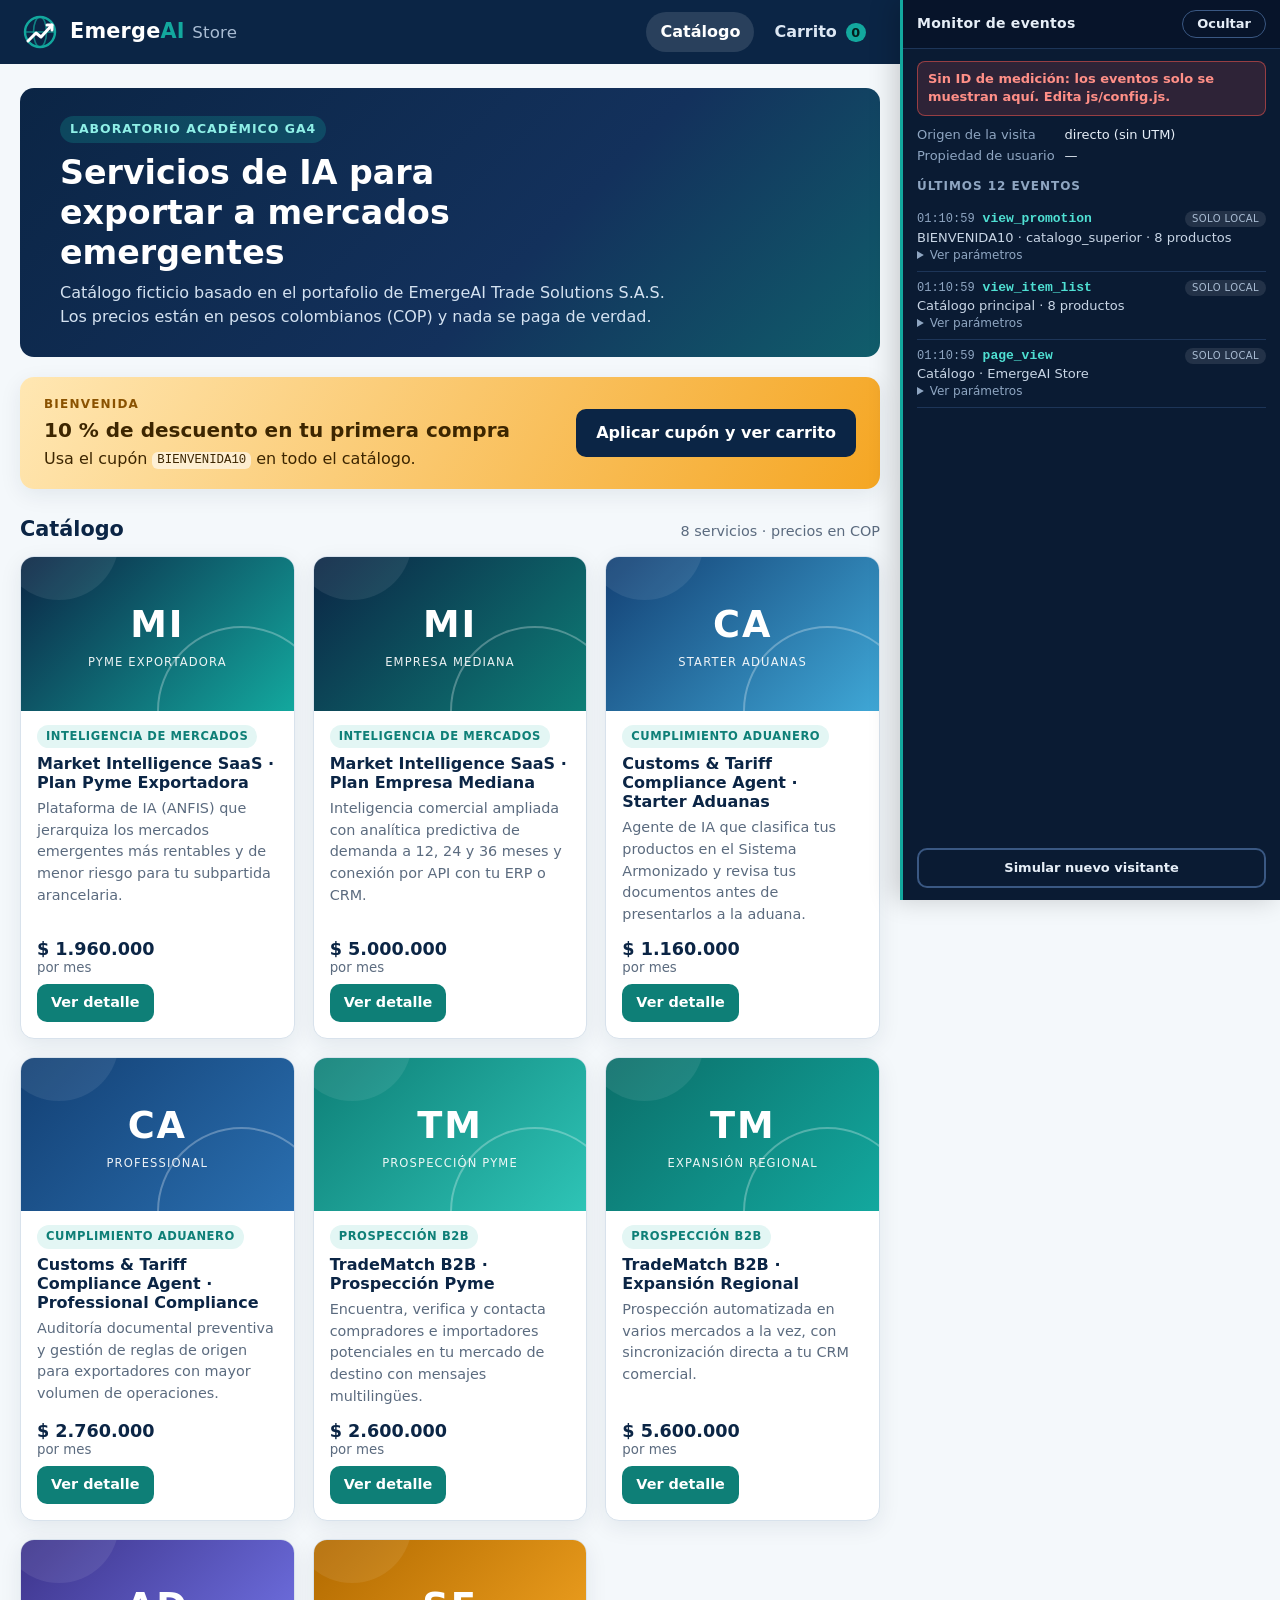
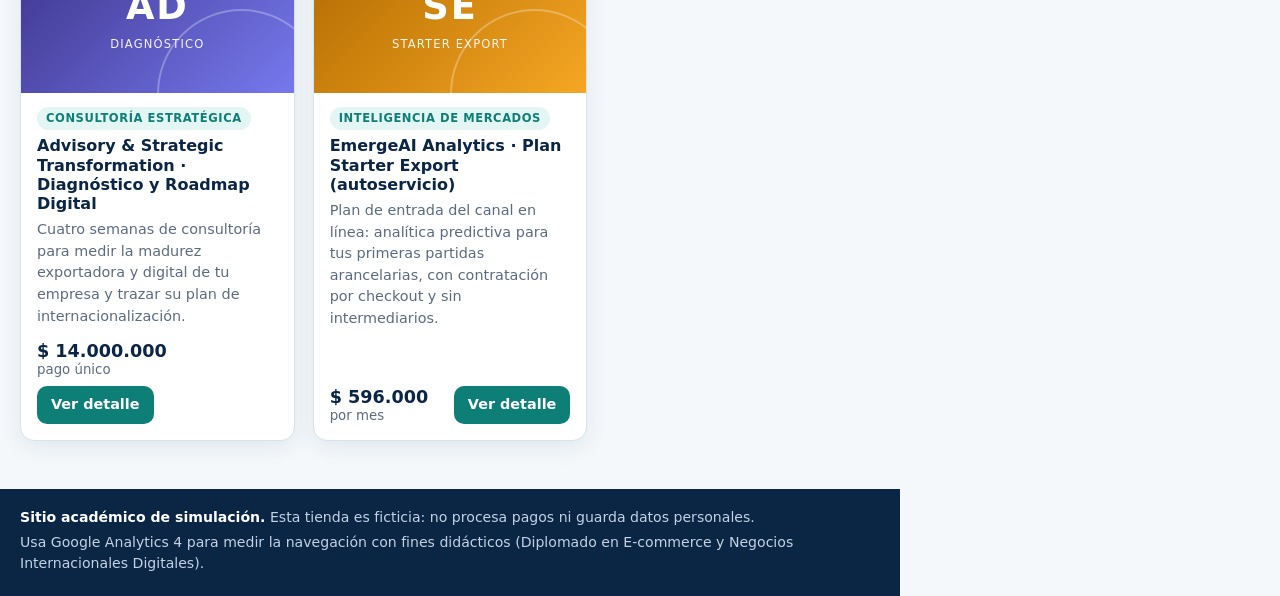
<file: EmergeAI-Store/index.html>
<!DOCTYPE html>
<html lang="es">
<head>
  <meta charset="utf-8">
  <meta name="viewport" content="width=device-width, initial-scale=1">
  <title>Catálogo · EmergeAI Store</title>
  <meta name="description" content="Tienda ficticia de servicios de IA para exportadores. Laboratorio académico de Google Analytics 4.">
  <link rel="icon" href="data:image/svg+xml,%3Csvg xmlns='http://www.w3.org/2000/svg' viewBox='0 0 32 32'%3E%3Crect width='32' height='32' rx='8' fill='%230B2545'/%3E%3Ccircle cx='16' cy='16' r='9' fill='none' stroke='%2313A89E' stroke-width='2'/%3E%3Cpath d='M8 22l6-6 4 3 6-8' fill='none' stroke='%23fff' stroke-width='2.4' stroke-linecap='round' stroke-linejoin='round'/%3E%3C/svg%3E">
  <link rel="stylesheet" href="css/estilos.css">
</head>
<body>
  <header class="cabecera">
    <div class="cabecera__in">
      <a class="marca" href="index.html" aria-label="EmergeAI Store, ir al catálogo">
        <svg viewBox="0 0 40 40" width="40" height="40" aria-hidden="true">
          <circle cx="20" cy="20" r="15" fill="none" stroke="#13A89E" stroke-width="2.4"/>
          <ellipse cx="20" cy="20" rx="6.5" ry="15" fill="none" stroke="#13A89E" stroke-width="1.6" opacity=".7"/>
          <path d="M5 20h30" stroke="#13A89E" stroke-width="1.6" opacity=".7"/>
          <path d="M8 29l8-8 5 4 11-12" fill="none" stroke="#fff" stroke-width="3" stroke-linecap="round" stroke-linejoin="round"/>
          <path d="M27 13h5v5" fill="none" stroke="#fff" stroke-width="3" stroke-linecap="round" stroke-linejoin="round"/>
        </svg>
        <span class="marca__texto">Emerge<span class="marca__ai">AI</span> <small>Store</small></span>
      </a>
      <nav class="nav" aria-label="Principal">
        <a class="nav__a" href="index.html" aria-current="page">Catálogo</a>
        <a class="nav__a" href="carrito.html">Carrito <span class="insignia" data-contador-carrito>0</span></a>
      </nav>
    </div>
  </header>

  <main class="contenedor">
    <section class="hero">
      <span class="hero__etq">Laboratorio académico GA4</span>
      <h1>Servicios de IA para exportar a mercados emergentes</h1>
      <p>Catálogo ficticio basado en el portafolio de EmergeAI Trade Solutions S.A.S. Los precios están en pesos colombianos (COP) y nada se paga de verdad.</p>
    </section>

    <a id="banner-cupon" class="promo" href="carrito.html" hidden>
      <div class="promo__texto">
        <span class="promo__etq">Bienvenida</span>
        <strong>10 % de descuento en tu primera compra</strong>
        <span>Usa el cupón <code>BIENVENIDA10</code> en todo el catálogo.</span>
      </div>
      <span class="btn btn--ambar">Aplicar cupón y ver carrito</span>
    </a>
    <p id="cupon-aplicado" class="aviso aviso--ok" hidden>Cupón <strong>BIENVENIDA10</strong> aplicado: los precios con descuento ya se ven en cada tarjeta.</p>

    <section aria-labelledby="titulo-catalogo">
      <div class="seccion__cab">
        <h2 id="titulo-catalogo">Catálogo</h2>
        <span id="conteo" class="nota"></span>
      </div>
      <div id="lista" class="grilla"></div>
    </section>
  </main>

  <footer class="pie">
    <div class="pie__in">
      <p><strong>Sitio académico de simulación.</strong> Esta tienda es ficticia: no procesa pagos ni guarda datos personales.</p>
      <p>Usa Google Analytics 4 para medir la navegación con fines didácticos (Diplomado en E-commerce y Negocios Internacionales Digitales).</p>
    </div>
  </footer>

  <script src="js/config.js"></script>
  <script src="js/productos.js"></script>
  <script src="js/carrito.js"></script>
  <script src="js/monitor.js"></script>
  <script src="js/analytics.js"></script>
  <script src="js/index.js"></script>
</body>
</html>
</file>
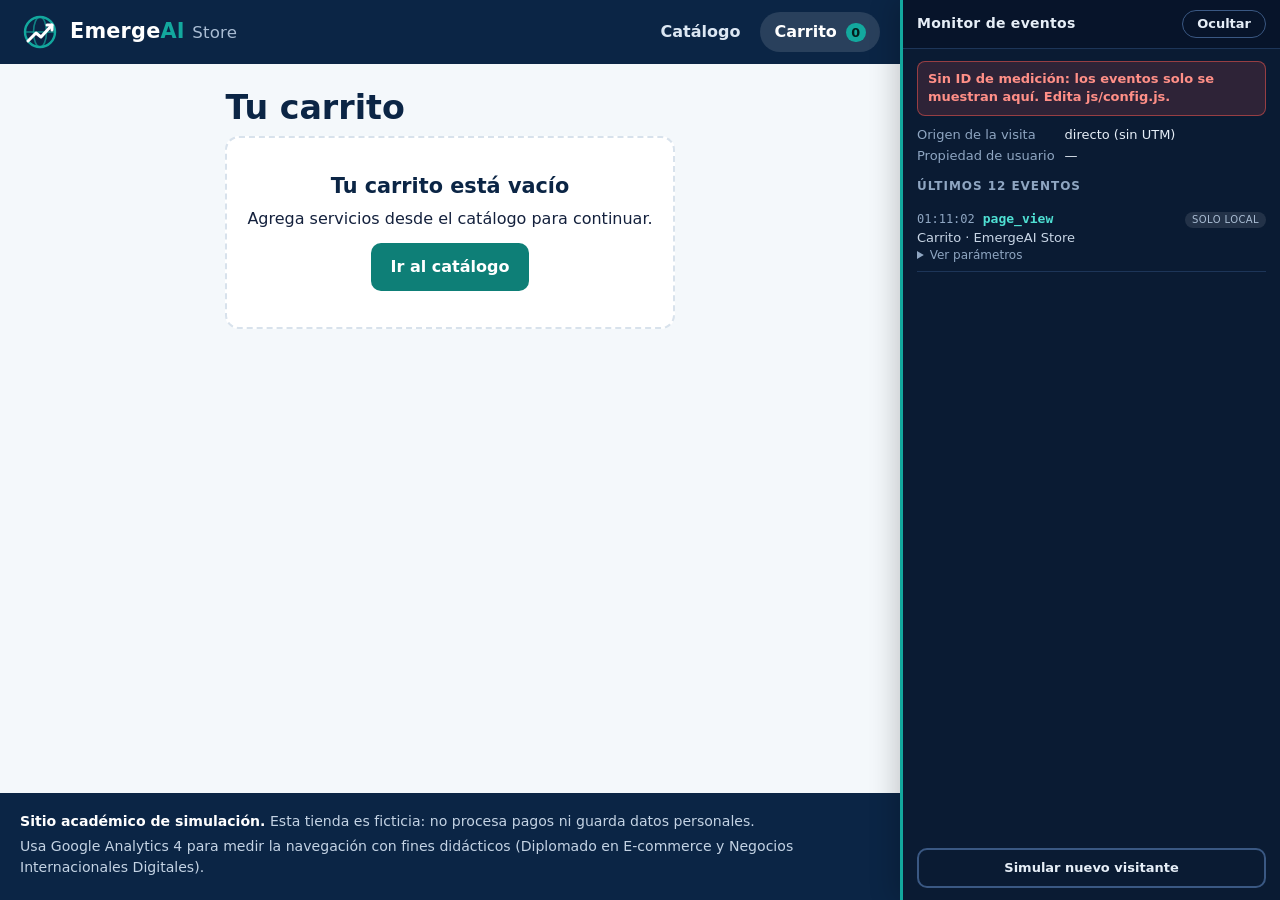
<file: EmergeAI-Store/carrito.html>
<!DOCTYPE html>
<html lang="es">
<head>
  <meta charset="utf-8">
  <meta name="viewport" content="width=device-width, initial-scale=1">
  <title>Carrito · EmergeAI Store</title>
  <meta name="description" content="Carrito de compras de EmergeAI Store, tienda ficticia para un laboratorio académico de Google Analytics 4.">
  <link rel="icon" href="data:image/svg+xml,%3Csvg xmlns='http://www.w3.org/2000/svg' viewBox='0 0 32 32'%3E%3Crect width='32' height='32' rx='8' fill='%230B2545'/%3E%3Ccircle cx='16' cy='16' r='9' fill='none' stroke='%2313A89E' stroke-width='2'/%3E%3Cpath d='M8 22l6-6 4 3 6-8' fill='none' stroke='%23fff' stroke-width='2.4' stroke-linecap='round' stroke-linejoin='round'/%3E%3C/svg%3E">
  <link rel="stylesheet" href="css/estilos.css">
</head>
<body>
  <header class="cabecera">
    <div class="cabecera__in">
      <a class="marca" href="index.html" aria-label="EmergeAI Store, ir al catálogo">
        <svg viewBox="0 0 40 40" width="40" height="40" aria-hidden="true">
          <circle cx="20" cy="20" r="15" fill="none" stroke="#13A89E" stroke-width="2.4"/>
          <ellipse cx="20" cy="20" rx="6.5" ry="15" fill="none" stroke="#13A89E" stroke-width="1.6" opacity=".7"/>
          <path d="M5 20h30" stroke="#13A89E" stroke-width="1.6" opacity=".7"/>
          <path d="M8 29l8-8 5 4 11-12" fill="none" stroke="#fff" stroke-width="3" stroke-linecap="round" stroke-linejoin="round"/>
          <path d="M27 13h5v5" fill="none" stroke="#fff" stroke-width="3" stroke-linecap="round" stroke-linejoin="round"/>
        </svg>
        <span class="marca__texto">Emerge<span class="marca__ai">AI</span> <small>Store</small></span>
      </a>
      <nav class="nav" aria-label="Principal">
        <a class="nav__a" href="index.html">Catálogo</a>
        <a class="nav__a" href="carrito.html" aria-current="page">Carrito <span class="insignia" data-contador-carrito>0</span></a>
      </nav>
    </div>
  </header>

  <main class="contenedor">
    <h1>Tu carrito</h1>

    <div id="carrito-vacio" class="vacio" hidden>
      <h2>Tu carrito está vacío</h2>
      <p id="vacio-cupon" class="aviso aviso--ok" hidden>El cupón <strong>BIENVENIDA10</strong> ya quedó aplicado: se descontará automáticamente cuando agregues productos.</p>
      <p>Agrega servicios desde el catálogo para continuar.</p>
      <a class="btn" href="index.html">Ir al catálogo</a>
    </div>

    <div id="carrito-contenido" class="dos-col" hidden>
      <section id="lineas" class="lineas" aria-label="Productos en el carrito"></section>
      <aside id="resumen" class="resumen" aria-label="Resumen del carrito"></aside>
    </div>
  </main>

  <footer class="pie">
    <div class="pie__in">
      <p><strong>Sitio académico de simulación.</strong> Esta tienda es ficticia: no procesa pagos ni guarda datos personales.</p>
      <p>Usa Google Analytics 4 para medir la navegación con fines didácticos (Diplomado en E-commerce y Negocios Internacionales Digitales).</p>
    </div>
  </footer>

  <script src="js/config.js"></script>
  <script src="js/productos.js"></script>
  <script src="js/carrito.js"></script>
  <script src="js/monitor.js"></script>
  <script src="js/analytics.js"></script>
  <script src="js/pagina-carrito.js"></script>
</body>
</html>
</file>
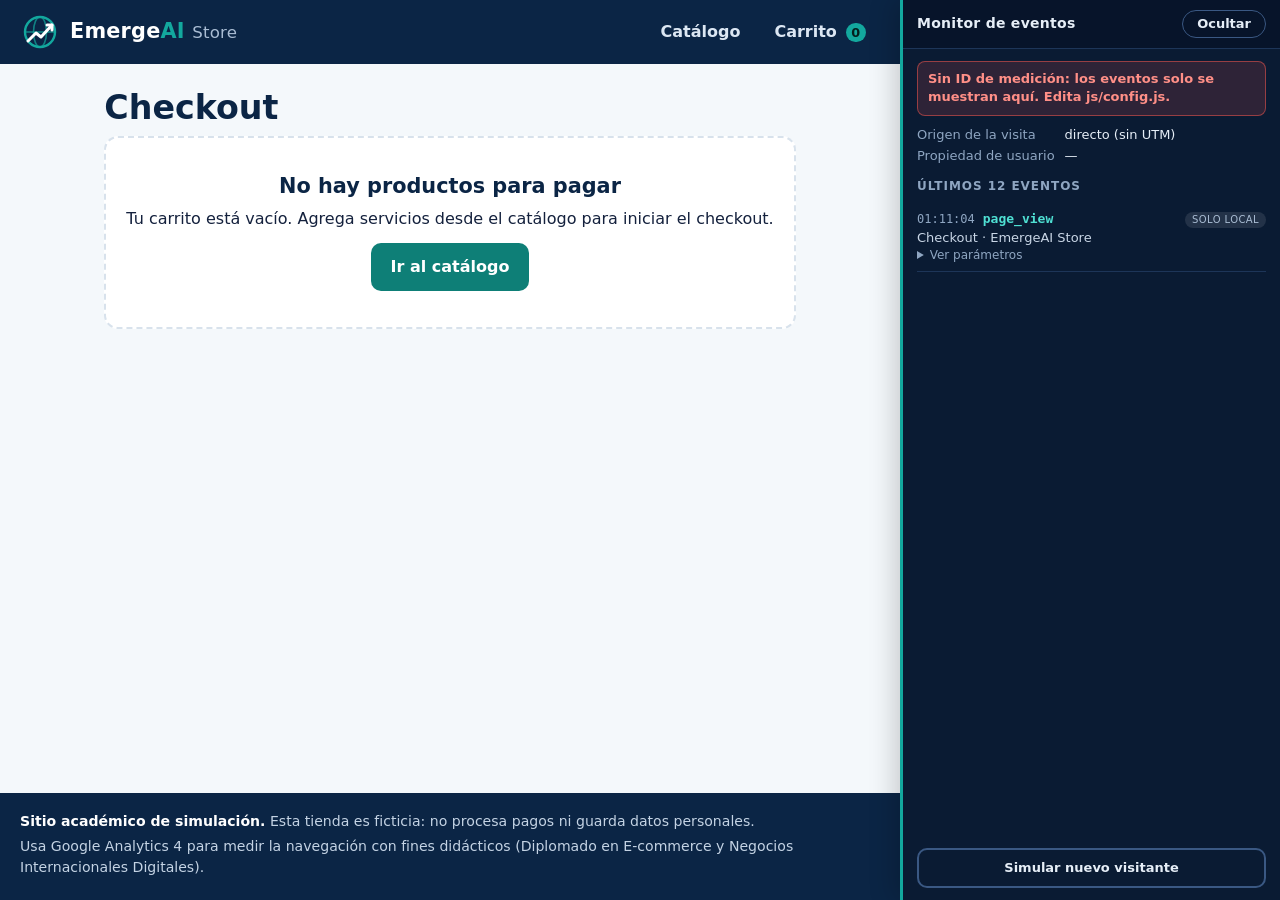
<file: EmergeAI-Store/checkout.html>
<!DOCTYPE html>
<html lang="es">
<head>
  <meta charset="utf-8">
  <meta name="viewport" content="width=device-width, initial-scale=1">
  <title>Checkout · EmergeAI Store</title>
  <meta name="description" content="Checkout simulado de EmergeAI Store, tienda ficticia para un laboratorio académico de Google Analytics 4.">
  <link rel="icon" href="data:image/svg+xml,%3Csvg xmlns='http://www.w3.org/2000/svg' viewBox='0 0 32 32'%3E%3Crect width='32' height='32' rx='8' fill='%230B2545'/%3E%3Ccircle cx='16' cy='16' r='9' fill='none' stroke='%2313A89E' stroke-width='2'/%3E%3Cpath d='M8 22l6-6 4 3 6-8' fill='none' stroke='%23fff' stroke-width='2.4' stroke-linecap='round' stroke-linejoin='round'/%3E%3C/svg%3E">
  <link rel="stylesheet" href="css/estilos.css">
</head>
<body>
  <header class="cabecera">
    <div class="cabecera__in">
      <a class="marca" href="index.html" aria-label="EmergeAI Store, ir al catálogo">
        <svg viewBox="0 0 40 40" width="40" height="40" aria-hidden="true">
          <circle cx="20" cy="20" r="15" fill="none" stroke="#13A89E" stroke-width="2.4"/>
          <ellipse cx="20" cy="20" rx="6.5" ry="15" fill="none" stroke="#13A89E" stroke-width="1.6" opacity=".7"/>
          <path d="M5 20h30" stroke="#13A89E" stroke-width="1.6" opacity=".7"/>
          <path d="M8 29l8-8 5 4 11-12" fill="none" stroke="#fff" stroke-width="3" stroke-linecap="round" stroke-linejoin="round"/>
          <path d="M27 13h5v5" fill="none" stroke="#fff" stroke-width="3" stroke-linecap="round" stroke-linejoin="round"/>
        </svg>
        <span class="marca__texto">Emerge<span class="marca__ai">AI</span> <small>Store</small></span>
      </a>
      <nav class="nav" aria-label="Principal">
        <a class="nav__a" href="index.html">Catálogo</a>
        <a class="nav__a" href="carrito.html">Carrito <span class="insignia" data-contador-carrito>0</span></a>
      </nav>
    </div>
  </header>

  <main class="contenedor">
    <h1>Checkout</h1>

    <div id="checkout-vacio" class="vacio" hidden>
      <h2>No hay productos para pagar</h2>
      <p>Tu carrito está vacío. Agrega servicios desde el catálogo para iniciar el checkout.</p>
      <a class="btn" href="index.html">Ir al catálogo</a>
    </div>

    <div id="checkout-contenido" class="dos-col" hidden>
      <div>
        <ol class="pasos" aria-label="Pasos del checkout">
          <li id="ind-1" class="activo">1 · Envío</li>
          <li id="ind-2">2 · Pago simulado</li>
        </ol>

        <section id="paso-1" class="panel" aria-labelledby="titulo-paso-1">
          <h2 id="titulo-paso-1">Paso 1 · Envío</h2>
          <div class="aviso aviso--info">Simulación académica: <strong>no escribas datos reales</strong>. No se solicita correo, teléfono, documento ni datos de tarjeta.</div>

          <div class="campo">
            <label for="nombre">Nombre (ficticio)</label>
            <input id="nombre" type="text" maxlength="40" autocomplete="off" placeholder="Ej.: Cliente de Prueba">
            <small>Inventa un nombre: no se envía a GA4 ni se guarda.</small>
          </div>

          <div class="campo">
            <label for="pais">País de destino</label>
            <select id="pais"></select>
          </div>

          <fieldset class="campo">
            <legend>Servicio de envío</legend>
            <div id="servicios"></div>
          </fieldset>

          <p id="error-envio" class="error" role="alert" hidden></p>
          <button id="btn-continuar" type="button" class="btn">Continuar al pago</button>
        </section>

        <section id="paso-2" class="panel" aria-labelledby="titulo-paso-2" hidden>
          <h2 id="titulo-paso-2">Paso 2 · Pago simulado</h2>
          <div class="aviso aviso--info">Elige un medio de pago. Es una simulación: no se cobra nada y no se pide ningún dato de tarjeta.</div>
          <div id="pagos" role="radiogroup" aria-label="Medio de pago"></div>
          <div class="acciones">
            <button id="btn-volver" type="button" class="btn btn--linea">Volver al envío</button>
            <button id="btn-pagar" type="button" class="btn">Pagar (simulado)</button>
          </div>
        </section>
      </div>

      <aside id="resumen" class="resumen" aria-label="Resumen del pedido"></aside>
    </div>
  </main>

  <footer class="pie">
    <div class="pie__in">
      <p><strong>Sitio académico de simulación.</strong> Esta tienda es ficticia: no procesa pagos ni guarda datos personales.</p>
      <p>Usa Google Analytics 4 para medir la navegación con fines didácticos (Diplomado en E-commerce y Negocios Internacionales Digitales).</p>
    </div>
  </footer>

  <script src="js/config.js"></script>
  <script src="js/productos.js"></script>
  <script src="js/carrito.js"></script>
  <script src="js/monitor.js"></script>
  <script src="js/analytics.js"></script>
  <script src="js/checkout.js"></script>
</body>
</html>
</file>
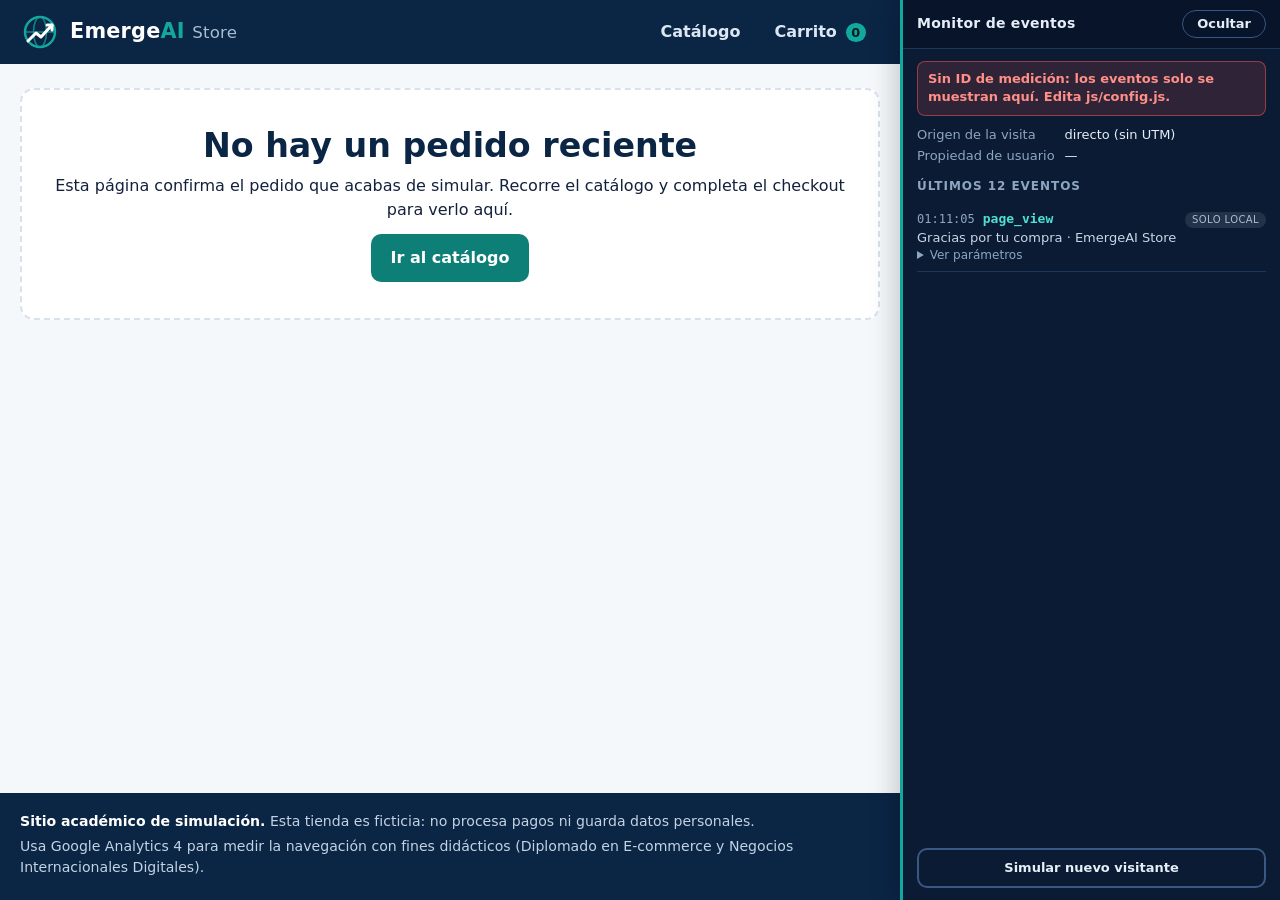
<file: EmergeAI-Store/gracias.html>
<!DOCTYPE html>
<html lang="es">
<head>
  <meta charset="utf-8">
  <meta name="viewport" content="width=device-width, initial-scale=1">
  <title>Gracias por tu compra · EmergeAI Store</title>
  <meta name="description" content="Confirmación del pedido simulado en EmergeAI Store, tienda ficticia para un laboratorio académico de Google Analytics 4.">
  <link rel="icon" href="data:image/svg+xml,%3Csvg xmlns='http://www.w3.org/2000/svg' viewBox='0 0 32 32'%3E%3Crect width='32' height='32' rx='8' fill='%230B2545'/%3E%3Ccircle cx='16' cy='16' r='9' fill='none' stroke='%2313A89E' stroke-width='2'/%3E%3Cpath d='M8 22l6-6 4 3 6-8' fill='none' stroke='%23fff' stroke-width='2.4' stroke-linecap='round' stroke-linejoin='round'/%3E%3C/svg%3E">
  <link rel="stylesheet" href="css/estilos.css">
</head>
<body>
  <header class="cabecera">
    <div class="cabecera__in">
      <a class="marca" href="index.html" aria-label="EmergeAI Store, ir al catálogo">
        <svg viewBox="0 0 40 40" width="40" height="40" aria-hidden="true">
          <circle cx="20" cy="20" r="15" fill="none" stroke="#13A89E" stroke-width="2.4"/>
          <ellipse cx="20" cy="20" rx="6.5" ry="15" fill="none" stroke="#13A89E" stroke-width="1.6" opacity=".7"/>
          <path d="M5 20h30" stroke="#13A89E" stroke-width="1.6" opacity=".7"/>
          <path d="M8 29l8-8 5 4 11-12" fill="none" stroke="#fff" stroke-width="3" stroke-linecap="round" stroke-linejoin="round"/>
          <path d="M27 13h5v5" fill="none" stroke="#fff" stroke-width="3" stroke-linecap="round" stroke-linejoin="round"/>
        </svg>
        <span class="marca__texto">Emerge<span class="marca__ai">AI</span> <small>Store</small></span>
      </a>
      <nav class="nav" aria-label="Principal">
        <a class="nav__a" href="index.html">Catálogo</a>
        <a class="nav__a" href="carrito.html">Carrito <span class="insignia" data-contador-carrito>0</span></a>
      </nav>
    </div>
  </header>

  <main class="contenedor">
    <div id="sin-pedido" class="vacio" hidden>
      <h1>No hay un pedido reciente</h1>
      <p>Esta página confirma el pedido que acabas de simular. Recorre el catálogo y completa el checkout para verlo aquí.</p>
      <a class="btn" href="index.html">Ir al catálogo</a>
    </div>

    <section id="confirmacion" class="gracias" hidden>
      <div class="gracias__icono" aria-hidden="true">✓</div>
      <h1>¡Gracias por tu compra simulada!</h1>
      <p>Número de pedido: <span id="num-pedido" class="num-pedido"></span></p>
      <p id="datos-envio" class="nota"></p>
      <div id="resumen-final" class="resumen" aria-label="Resumen del pedido"></div>
      <p id="nota-ga" class="aviso aviso--info" role="status"></p>
      <a class="btn" href="index.html">Volver al catálogo</a>
    </section>
  </main>

  <footer class="pie">
    <div class="pie__in">
      <p><strong>Sitio académico de simulación.</strong> Esta tienda es ficticia: no procesa pagos ni guarda datos personales.</p>
      <p>Usa Google Analytics 4 para medir la navegación con fines didácticos (Diplomado en E-commerce y Negocios Internacionales Digitales).</p>
    </div>
  </footer>

  <script src="js/config.js"></script>
  <script src="js/productos.js"></script>
  <script src="js/carrito.js"></script>
  <script src="js/monitor.js"></script>
  <script src="js/analytics.js"></script>
  <script src="js/gracias.js"></script>
</body>
</html>
</file>
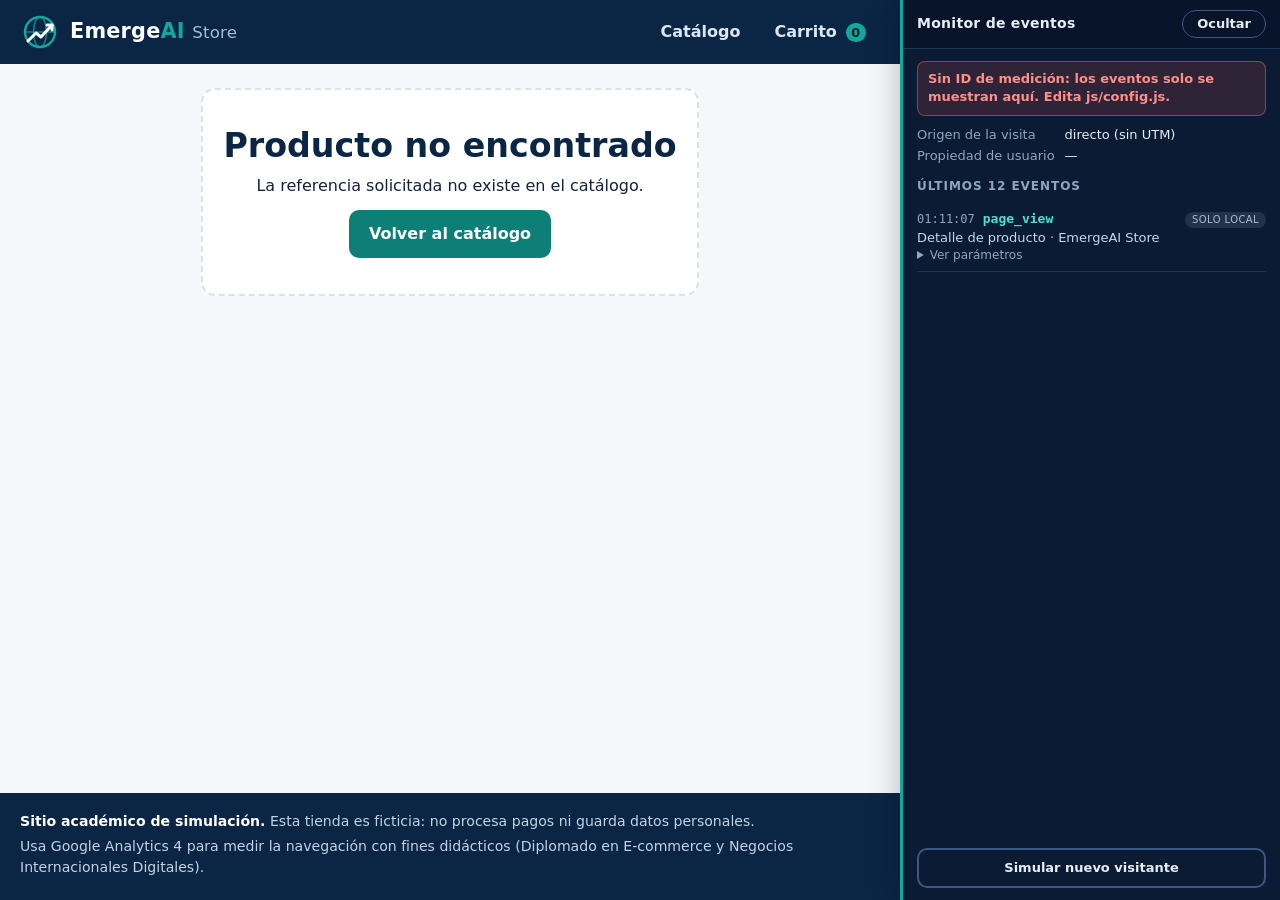
<file: EmergeAI-Store/producto.html>
<!DOCTYPE html>
<html lang="es">
<head>
  <meta charset="utf-8">
  <meta name="viewport" content="width=device-width, initial-scale=1">
  <title>Detalle de producto · EmergeAI Store</title>
  <meta name="description" content="Detalle de un servicio de EmergeAI Store, tienda ficticia para un laboratorio académico de Google Analytics 4.">
  <link rel="icon" href="data:image/svg+xml,%3Csvg xmlns='http://www.w3.org/2000/svg' viewBox='0 0 32 32'%3E%3Crect width='32' height='32' rx='8' fill='%230B2545'/%3E%3Ccircle cx='16' cy='16' r='9' fill='none' stroke='%2313A89E' stroke-width='2'/%3E%3Cpath d='M8 22l6-6 4 3 6-8' fill='none' stroke='%23fff' stroke-width='2.4' stroke-linecap='round' stroke-linejoin='round'/%3E%3C/svg%3E">
  <link rel="stylesheet" href="css/estilos.css">
</head>
<body>
  <header class="cabecera">
    <div class="cabecera__in">
      <a class="marca" href="index.html" aria-label="EmergeAI Store, ir al catálogo">
        <svg viewBox="0 0 40 40" width="40" height="40" aria-hidden="true">
          <circle cx="20" cy="20" r="15" fill="none" stroke="#13A89E" stroke-width="2.4"/>
          <ellipse cx="20" cy="20" rx="6.5" ry="15" fill="none" stroke="#13A89E" stroke-width="1.6" opacity=".7"/>
          <path d="M5 20h30" stroke="#13A89E" stroke-width="1.6" opacity=".7"/>
          <path d="M8 29l8-8 5 4 11-12" fill="none" stroke="#fff" stroke-width="3" stroke-linecap="round" stroke-linejoin="round"/>
          <path d="M27 13h5v5" fill="none" stroke="#fff" stroke-width="3" stroke-linecap="round" stroke-linejoin="round"/>
        </svg>
        <span class="marca__texto">Emerge<span class="marca__ai">AI</span> <small>Store</small></span>
      </a>
      <nav class="nav" aria-label="Principal">
        <a class="nav__a" href="index.html">Catálogo</a>
        <a class="nav__a" href="carrito.html">Carrito <span class="insignia" data-contador-carrito>0</span></a>
      </nav>
    </div>
  </header>

  <main class="contenedor">
    <div id="detalle"></div>
  </main>

  <footer class="pie">
    <div class="pie__in">
      <p><strong>Sitio académico de simulación.</strong> Esta tienda es ficticia: no procesa pagos ni guarda datos personales.</p>
      <p>Usa Google Analytics 4 para medir la navegación con fines didácticos (Diplomado en E-commerce y Negocios Internacionales Digitales).</p>
    </div>
  </footer>

  <script src="js/config.js"></script>
  <script src="js/productos.js"></script>
  <script src="js/carrito.js"></script>
  <script src="js/monitor.js"></script>
  <script src="js/analytics.js"></script>
  <script src="js/producto.js"></script>
</body>
</html>
</file>
<file: EmergeAI-Store/css/estilos.css>
/* ==========================================================================
   EmergeAI Store · hoja de estilos única
   Paleta: azul oscuro (confianza y rigor técnico) + verde azulado (innovación)
   y ámbar solo para promociones.
   ========================================================================== */
:root {
  --azul: #0B2545;
  --azul-2: #13315C;
  --verde: #13A89E;
  --verde-osc: #0E7F77;
  --menta: #E3F6F4;
  --fondo: #F4F8FB;
  --tarjeta: #FFFFFF;
  --texto: #14213D;
  --suave: #5B6B7F;
  --borde: #D8E2EC;
  --ambar: #F5A623;
  --ambar-osc: #8A5200;
  --ambar-claro: #FFF4DE;
  --rojo: #B3261E;
  --ok: #1E8E5A;
  --radio: 14px;
  --sombra: 0 6px 22px rgba(11, 37, 69, .08);
  --ancho-monitor: 380px;
}

*, *::before, *::after { box-sizing: border-box; }
[hidden] { display: none !important; }

html { -webkit-text-size-adjust: 100%; }
body {
  margin: 0;
  font-family: system-ui, -apple-system, "Segoe UI", Roboto, "Helvetica Neue", Arial, sans-serif;
  background: var(--fondo);
  color: var(--texto);
  line-height: 1.5;
  display: flex;
  flex-direction: column;
  min-height: 100vh;
}
/* El monitor reserva su espacio para no tapar botones */
body.con-monitor { padding-right: var(--ancho-monitor); }
body.con-monitor.monitor-oculto { padding-right: 0; }

h1, h2, h3 { line-height: 1.2; margin: 0 0 .5rem; color: var(--azul); }
h1 { font-size: clamp(1.6rem, 2.6vw, 2.1rem); }
h2 { font-size: 1.3rem; }
h3 { font-size: 1.05rem; }
p { margin: 0 0 .75rem; }
a { color: var(--verde-osc); }
a:hover { color: var(--azul); }
code { background: rgba(11, 37, 69, .08); padding: .1em .4em; border-radius: 6px; font-size: .95em; }
small { color: var(--suave); }

:focus-visible { outline: 3px solid var(--ambar); outline-offset: 2px; }

/* ---------- Cabecera ---------- */
.cabecera { background: var(--azul); color: #fff; }
.cabecera__in {
  max-width: 1100px; margin: 0 auto; padding: 12px 20px;
  display: flex; align-items: center; justify-content: space-between; gap: 16px; flex-wrap: wrap;
}
.marca { display: inline-flex; align-items: center; gap: 10px; color: #fff; text-decoration: none; }
.marca:hover { color: #fff; }
.marca__texto { font-size: 1.3rem; font-weight: 700; letter-spacing: .01em; }
.marca__ai { color: var(--verde); }
.marca__texto small { color: #A9BCD3; font-weight: 500; font-size: .8em; }
.nav { display: flex; gap: 6px; }
.nav__a { color: #DCE7F3; text-decoration: none; padding: 8px 14px; border-radius: 999px; font-weight: 600; }
.nav__a:hover, .nav__a[aria-current="page"] { background: rgba(255, 255, 255, .12); color: #fff; }
.insignia {
  display: inline-block; min-width: 1.5em; padding: 0 .45em; margin-left: .25em;
  background: var(--verde); color: #04201E; border-radius: 999px; font-size: .8rem; text-align: center;
}

/* ---------- Estructura ---------- */
main { flex: 1; }
.contenedor { max-width: 1100px; margin: 0 auto; padding: 24px 20px 48px; }
.seccion__cab { display: flex; justify-content: space-between; align-items: baseline; gap: 12px; margin: 28px 0 14px; }
.seccion__cab h2 { margin: 0; }
.nota { color: var(--suave); font-size: .9rem; }
.dos-col { display: grid; grid-template-columns: minmax(0, 1fr) 340px; gap: 24px; align-items: start; }

.hero {
  background: linear-gradient(135deg, var(--azul) 0%, var(--azul-2) 60%, var(--verde-osc) 130%);
  color: #fff; border-radius: var(--radio); padding: 28px clamp(18px, 4vw, 40px); margin-bottom: 20px;
}
.hero h1 { color: #fff; max-width: 22ch; }
.hero p { color: #D4E2F1; max-width: 60ch; margin: 0; }
.hero__etq {
  display: inline-block; background: rgba(19, 168, 158, .25); color: #8FF0E7; font-weight: 700;
  font-size: .78rem; letter-spacing: .08em; text-transform: uppercase; padding: 4px 10px; border-radius: 999px; margin-bottom: 10px;
}

/* ---------- Botones ---------- */
.btn {
  display: inline-block; border: 0; cursor: pointer; text-align: center; text-decoration: none;
  background: var(--verde-osc); color: #fff; font: inherit; font-weight: 700;
  padding: 12px 20px; border-radius: 10px; transition: background .15s;
}
.btn:hover { background: var(--azul); color: #fff; }
.btn:disabled { opacity: .55; cursor: not-allowed; }
.btn--pequeno { padding: 8px 14px; font-size: .9rem; }
.btn--ancho { display: block; width: 100%; margin: 14px 0 8px; }
.btn--linea { background: transparent; color: var(--azul); border: 2px solid var(--borde); }
.btn--linea:hover { background: var(--azul); color: #fff; border-color: var(--azul); }
.btn--ambar { background: var(--azul); color: #fff; }
.enlace { background: none; border: 0; padding: 0; font: inherit; color: var(--verde-osc); text-decoration: underline; cursor: pointer; }
.enlace:hover { color: var(--azul); }
.enlace--centro { display: block; text-align: center; }

/* ---------- Banner del cupón ---------- */
.promo {
  display: flex; align-items: center; justify-content: space-between; gap: 18px; flex-wrap: wrap;
  background: linear-gradient(120deg, #FFE7B3, var(--ambar)); color: #3D2600; text-decoration: none;
  border-radius: var(--radio); padding: 18px 24px; box-shadow: var(--sombra);
}
.promo:hover { color: #3D2600; filter: brightness(1.03); }
.promo__texto { display: flex; flex-direction: column; gap: 2px; }
.promo__texto strong { font-size: 1.25rem; }
.promo__etq { font-size: .75rem; font-weight: 800; letter-spacing: .1em; text-transform: uppercase; color: var(--ambar-osc); }
.promo code { background: rgba(255, 255, 255, .6); }

/* ---------- Avisos ---------- */
.aviso { background: #fff; border: 1px solid var(--borde); border-left: 5px solid var(--verde); border-radius: 10px; padding: 12px 16px; margin: 14px 0; }
.aviso--ok { background: var(--menta); border-color: #BFE7E3; border-left-color: var(--verde-osc); }
.aviso--info { background: #EEF4FB; border-left-color: var(--azul-2); }
.error { color: var(--rojo); font-weight: 600; margin: 8px 0; }
.vacio { background: #fff; border: 2px dashed var(--borde); border-radius: var(--radio); padding: 36px 20px; text-align: center; }

/* ---------- Catálogo ---------- */
.grilla { display: grid; grid-template-columns: repeat(auto-fill, minmax(250px, 1fr)); gap: 18px; }
.tarjeta {
  display: flex; flex-direction: column; background: var(--tarjeta); border: 1px solid var(--borde);
  border-radius: var(--radio); overflow: hidden; text-decoration: none; color: inherit; box-shadow: var(--sombra);
  transition: transform .15s, box-shadow .15s;
}
.tarjeta:hover { transform: translateY(-3px); box-shadow: 0 12px 28px rgba(11, 37, 69, .14); color: inherit; }
.tarjeta__cuerpo { display: flex; flex-direction: column; gap: 6px; padding: 14px 16px 16px; flex: 1; }
.tarjeta__titulo { margin: 0; font-size: 1rem; }
.tarjeta__desc { color: var(--suave); font-size: .9rem; margin: 0; flex: 1; }
.tarjeta__pie { display: flex; justify-content: space-between; align-items: center; gap: 8px; margin-top: 8px; flex-wrap: wrap; }
.etiqueta { align-self: flex-start; background: var(--menta); color: var(--verde-osc); font-size: .72rem; font-weight: 700; letter-spacing: .05em; text-transform: uppercase; padding: 3px 9px; border-radius: 999px; }
.precio { display: flex; flex-direction: column; line-height: 1.2; }
.precio__valor { font-size: 1.1rem; color: var(--azul); }
.precio__tachado { color: var(--suave); font-size: .85rem; }

/* Bloque visual del producto (sin imágenes externas) */
.bloque {
  position: relative; display: flex; flex-direction: column; align-items: center; justify-content: center; gap: 2px;
  aspect-ratio: 16 / 9; background: linear-gradient(135deg, var(--c1, var(--azul)), var(--c2, var(--verde))); color: #fff; overflow: hidden;
}
.bloque::after { content: ""; position: absolute; right: -12%; bottom: -55%; width: 62%; aspect-ratio: 1; border-radius: 50%; border: 2px solid rgba(255, 255, 255, .28); }
.bloque::before { content: ""; position: absolute; left: -8%; top: -50%; width: 44%; aspect-ratio: 1; border-radius: 50%; background: rgba(255, 255, 255, .08); }
.bloque__siglas { position: relative; z-index: 1; font-size: 2.3rem; font-weight: 800; letter-spacing: .05em; }
.bloque__plan { position: relative; z-index: 1; font-size: .72rem; opacity: .92; text-transform: uppercase; letter-spacing: .1em; }

/* ---------- Detalle de producto ---------- */
.migas { font-size: .9rem; color: var(--suave); margin-bottom: 14px; }
.detalle { display: grid; grid-template-columns: minmax(0, 5fr) minmax(0, 6fr); gap: 28px; align-items: start; }
.detalle > .bloque { border-radius: var(--radio); aspect-ratio: 4 / 3; }
.detalle > .bloque .bloque__siglas { font-size: 4rem; }
.detalle__info h1 { margin-top: 8px; }
.detalle__precio { font-size: 1.5rem; margin: 4px 0 0; }
.detalle__precio .precio__valor { font-size: 1.7rem; }
.lista-check { list-style: none; padding: 0; margin: 12px 0; }
.lista-check li { position: relative; padding: 4px 0 4px 26px; }
.lista-check li::before { content: "✓"; position: absolute; left: 0; color: var(--verde-osc); font-weight: 800; }
.compra { display: flex; align-items: center; gap: 12px; flex-wrap: wrap; margin-top: 16px; }
.compra label { font-weight: 600; }
.compra input { width: 5.2em; padding: 10px; border: 2px solid var(--borde); border-radius: 10px; font: inherit; }

/* ---------- Carrito ---------- */
.lineas { display: flex; flex-direction: column; gap: 12px; }
.linea {
  display: grid; grid-template-columns: 120px minmax(0, 1fr) auto; gap: 16px; align-items: center;
  background: var(--tarjeta); border: 1px solid var(--borde); border-radius: var(--radio); padding: 12px; box-shadow: var(--sombra);
}
.linea .bloque { border-radius: 10px; }
.linea .bloque__siglas { font-size: 1.6rem; }
.linea .bloque__plan { display: none; }
.linea__titulo { margin: 0 0 2px; font-size: 1rem; }
.linea__titulo a { color: var(--azul); text-decoration: none; }
.linea__titulo a:hover { text-decoration: underline; }
.linea__acciones { display: flex; flex-direction: column; align-items: flex-end; gap: 8px; }
.cantidad { display: inline-flex; align-items: center; border: 2px solid var(--borde); border-radius: 10px; overflow: hidden; }
.cantidad__btn { border: 0; background: var(--menta); color: var(--azul); width: 38px; height: 38px; font-size: 1.2rem; font-weight: 700; cursor: pointer; }
.cantidad__btn:hover { background: var(--verde); color: #fff; }
.cantidad__valor { min-width: 2.6em; text-align: center; font-weight: 700; }

.resumen { background: var(--tarjeta); border: 1px solid var(--borde); border-radius: var(--radio); padding: 18px; box-shadow: var(--sombra); position: sticky; top: 16px; }
.resumen h2 { margin-bottom: 10px; }
.resumen__fila { display: flex; justify-content: space-between; gap: 12px; padding: 6px 0; }
.resumen__fila--item { font-size: .9rem; color: var(--suave); border-bottom: 1px dashed var(--borde); }
.resumen__fila--ok { color: var(--ok); font-weight: 600; }
.resumen__fila--total { border-top: 2px solid var(--borde); margin-top: 6px; padding-top: 10px; font-weight: 800; font-size: 1.1rem; color: var(--azul); }
.cupon-chip { background: var(--ambar-claro); color: var(--ambar-osc); border-radius: 10px; padding: 8px 12px; font-size: .9rem; }

/* ---------- Checkout ---------- */
.pasos { display: flex; gap: 8px; list-style: none; padding: 0; margin: 0 0 16px; }
.pasos li { flex: 1; text-align: center; padding: 10px; border-radius: 10px; background: #E7EEF5; color: var(--suave); font-weight: 700; font-size: .9rem; }
.pasos li.activo { background: var(--azul); color: #fff; }
.pasos li.hecho { background: var(--menta); color: var(--verde-osc); }
.panel { background: var(--tarjeta); border: 1px solid var(--borde); border-radius: var(--radio); padding: 20px; box-shadow: var(--sombra); }
.campo { margin: 0 0 16px; border: 0; padding: 0; min-width: 0; }
.campo label, .campo legend { display: block; font-weight: 700; margin-bottom: 6px; padding: 0; }
.campo input[type="text"], .campo select { width: 100%; padding: 11px 12px; border: 2px solid var(--borde); border-radius: 10px; font: inherit; background: #fff; }
.campo small { display: block; margin-top: 4px; }
.opcion { display: flex; align-items: center; gap: 12px; border: 2px solid var(--borde); border-radius: 10px; padding: 12px 14px; margin-bottom: 8px; cursor: pointer; }
.opcion:hover { border-color: var(--verde); }
.opcion:has(input:checked) { border-color: var(--verde-osc); background: var(--menta); }
.opcion input { accent-color: var(--verde-osc); width: 18px; height: 18px; }
.opcion__texto { display: flex; flex-direction: column; flex: 1; }
.opcion__precio { font-weight: 800; color: var(--azul); }
.opcion__precio--ok { color: var(--ok); }
.acciones { display: flex; gap: 10px; flex-wrap: wrap; margin-top: 8px; }

/* ---------- Gracias ---------- */
.gracias { text-align: center; max-width: 620px; margin: 0 auto; }
.gracias__icono { width: 72px; height: 72px; border-radius: 50%; background: var(--verde-osc); color: #fff; display: inline-flex; align-items: center; justify-content: center; font-size: 2.2rem; margin-bottom: 12px; }
.gracias .resumen { position: static; text-align: left; margin: 18px 0; }
.num-pedido { display: inline-block; background: var(--azul); color: #fff; font-family: ui-monospace, Menlo, Consolas, monospace; padding: 6px 12px; border-radius: 8px; }

/* ---------- Pie de página ---------- */
.pie { background: var(--azul); color: #C4D3E4; font-size: .88rem; }
.pie__in { max-width: 1100px; margin: 0 auto; padding: 18px 20px; }
.pie p { margin: 0 0 4px; }
.pie strong { color: #fff; }

/* ==========================================================================
   MONITOR DE EVENTOS
   ========================================================================== */
.monitor {
  position: fixed; top: 0; right: 0; bottom: 0; width: var(--ancho-monitor);
  display: flex; flex-direction: column; background: #0A1B33; color: #E6EEF7;
  border-left: 3px solid var(--verde); z-index: 1000; font-size: 13px; line-height: 1.4;
  box-shadow: -6px 0 24px rgba(0, 0, 0, .18);
}
.monitor__cab { display: flex; align-items: center; justify-content: space-between; gap: 8px; padding: 10px 14px; background: #07142A; border-bottom: 1px solid #1D3558; }
.monitor__titulo { font-size: 14px; letter-spacing: .02em; }
.monitor__toggle { border: 1px solid #3A5883; background: transparent; color: #E6EEF7; border-radius: 999px; padding: 4px 14px; font: inherit; font-weight: 700; cursor: pointer; }
.monitor__toggle:hover { background: var(--verde-osc); border-color: var(--verde-osc); }
.monitor__cuerpo { display: flex; flex-direction: column; gap: 10px; padding: 12px 14px; min-height: 0; flex: 1; }
.monitor__estado { margin: 0; padding: 8px 10px; border-radius: 8px; font-weight: 700; }
.monitor__estado--ok { background: rgba(46, 204, 113, .16); color: #5CE08F; border: 1px solid rgba(46, 204, 113, .5); }
.monitor__estado--error { background: rgba(255, 90, 80, .15); color: #FF8F87; border: 1px solid rgba(255, 90, 80, .5); }
.monitor__datos { margin: 0; display: grid; grid-template-columns: auto 1fr; gap: 3px 10px; }
.monitor__datos dt { color: #8FA6C2; }
.monitor__datos dd { margin: 0; word-break: break-word; }
.monitor__sub { margin: 4px 0 0; font-size: 12px; color: #8FA6C2; text-transform: uppercase; letter-spacing: .08em; }
.monitor__lista { list-style: none; margin: 0; padding: 0; overflow: auto; flex: 1; min-height: 60px; }
.ev { border-bottom: 1px solid #1D3558; padding: 7px 0; }
.ev--vacio { color: #8FA6C2; border: 0; }
.ev--compra .ev__nombre { color: #FFD479; }
.ev__cab { display: flex; align-items: baseline; gap: 8px; flex-wrap: wrap; }
.ev__hora { font-family: ui-monospace, Menlo, Consolas, monospace; color: #8FA6C2; font-size: 12px; }
.ev__nombre { font-family: ui-monospace, Menlo, Consolas, monospace; font-weight: 700; color: #4FE0D3; }
.ev__tag { margin-left: auto; font-size: 10px; padding: 1px 7px; border-radius: 999px; text-transform: uppercase; letter-spacing: .04em; }
.ev__tag--ga { background: rgba(46, 204, 113, .18); color: #5CE08F; }
.ev__tag--local { background: rgba(255, 255, 255, .1); color: #A9BCD3; }
.ev__res { color: #C9D6E6; word-break: break-word; }
.ev__det summary { cursor: pointer; color: #8FA6C2; font-size: 12px; }
.ev__det pre { margin: 4px 0 0; padding: 8px; background: #06101F; border-radius: 6px; font-size: 11px; max-height: 180px; overflow: auto; white-space: pre-wrap; word-break: break-word; }
.monitor__reset { border: 2px solid #3A5883; background: transparent; color: #E6EEF7; border-radius: 10px; padding: 9px 12px; font: inherit; font-weight: 700; cursor: pointer; }
.monitor__reset:hover { background: #B3261E; border-color: #B3261E; }

/* Monitor plegado: solo queda el botón "Mostrar" */
.monitor--oculto {
  top: auto; bottom: 16px; right: 16px; left: auto; width: auto; height: auto;
  border: 0; border-radius: 999px; box-shadow: 0 6px 18px rgba(0, 0, 0, .35);
}
.monitor--oculto .monitor__cuerpo, .monitor--oculto .monitor__titulo { display: none; }
.monitor--oculto .monitor__cab { border: 0; border-radius: 999px; padding: 8px 10px; }

/* ---------- Pantallas pequeñas ---------- */
@media (max-width: 960px) {
  .dos-col { grid-template-columns: 1fr; }
  .resumen { position: static; }
  .detalle { grid-template-columns: 1fr; }
}
@media (max-width: 819.98px) {
  /* El monitor pasa a la parte inferior con 300 px de alto */
  body.con-monitor { padding-right: 0; padding-bottom: 300px; }
  body.con-monitor.monitor-oculto { padding-bottom: 0; }
  .monitor { top: auto; left: 0; right: 0; bottom: 0; width: auto; height: 300px; border-left: 0; border-top: 3px solid var(--verde); box-shadow: 0 -6px 24px rgba(0, 0, 0, .18); }
  .monitor__cuerpo { overflow: auto; }
  .monitor__lista { overflow: visible; flex: none; }
  .monitor--oculto { left: auto; right: 12px; bottom: 12px; height: auto; width: auto; border-top: 0; }
  .linea { grid-template-columns: 84px minmax(0, 1fr); }
  .linea__acciones { grid-column: 1 / -1; flex-direction: row; justify-content: space-between; align-items: center; flex-wrap: wrap; }
}
@media (prefers-reduced-motion: reduce) {
  * { transition: none !important; }
}
</file>
